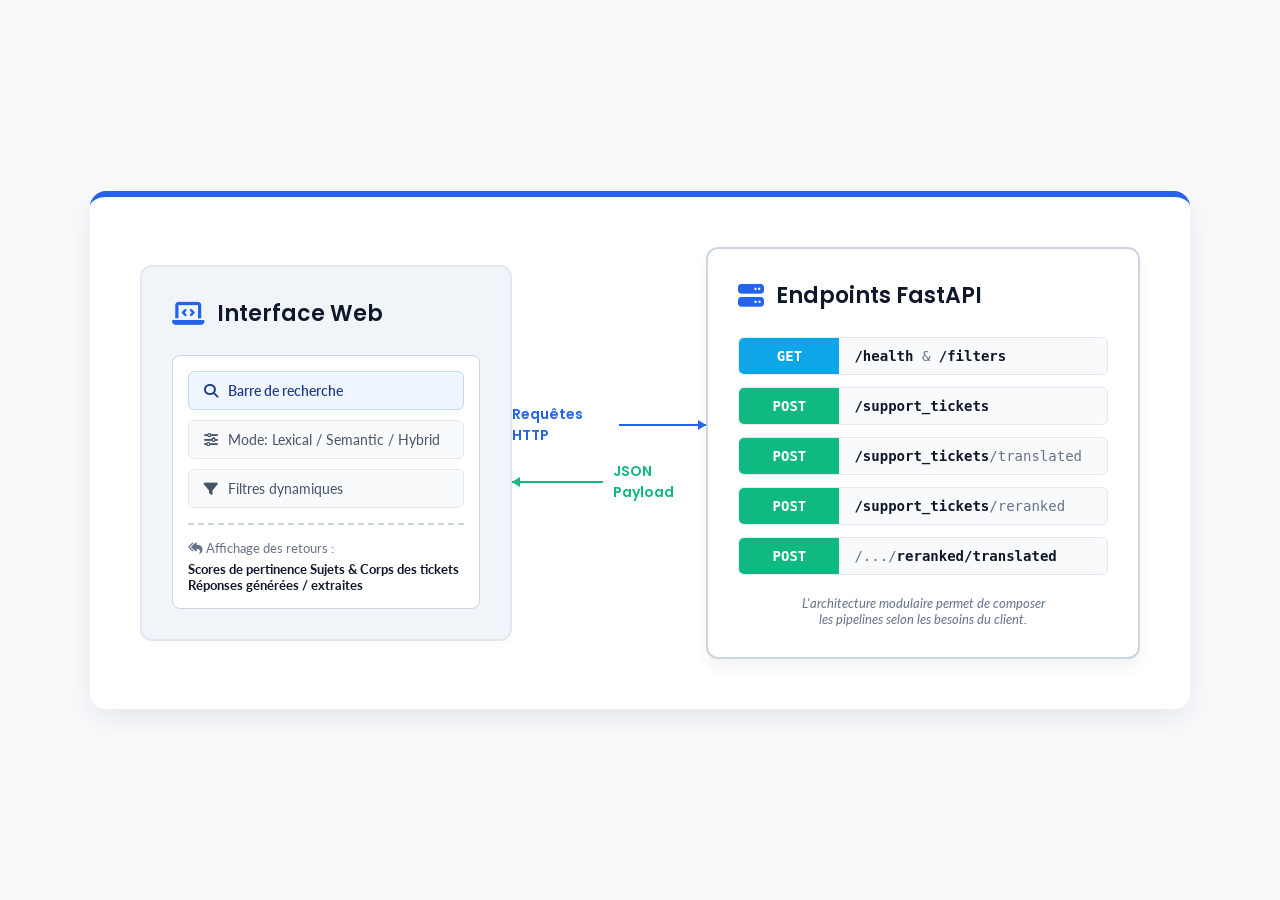
<file: jj.html>
<!DOCTYPE html>
<html lang="fr">
<head>
    <meta charset="UTF-8">
    <meta name="viewport" content="width=device-width, initial-scale=1.0">
    <title>Schéma API - RAG-time</title>
    <link rel="preconnect" href="https://fonts.googleapis.com">
    <link rel="preconnect" href="https://fonts.gstatic.com" crossorigin>
    <link href="https://fonts.googleapis.com/css2?family=Poppins:wght@500;600;700&family=Lato:wght@400;700&display=swap" rel="stylesheet">
    <link rel="stylesheet" href="https://cdnjs.cloudflare.com/ajax/libs/font-awesome/6.5.1/css/all.min.css">
    <style>
        body {
            background-color: #f8fafc;
            font-family: 'Lato', sans-serif;
            display: flex;
            justify-content: center;
            align-items: center;
            min-height: 100vh;
            margin: 0;
        }

        .schema-container {
            background: #ffffff;
            width: 1000px;
            padding: 50px;
            border-radius: 16px;
            box-shadow: 0 10px 30px rgba(15, 23, 42, 0.08);
            display: flex;
            align-items: center;
            justify-content: space-between;
            border-top: 6px solid #2563eb;
        }

        /* Colonne Interface Web */
        .frontend-box {
            background: #f1f5f9;
            border: 2px solid #e2e8f0;
            border-radius: 12px;
            padding: 30px;
            width: 350px;
            box-shadow: 0 4px 6px rgba(0,0,0,0.02);
        }

        .box-title {
            font-family: 'Poppins', sans-serif;
            font-size: 22px;
            font-weight: 600;
            color: #0f172a;
            margin-bottom: 25px;
            display: flex;
            align-items: center;
            gap: 12px;
        }

        .box-title i {
            color: #2563eb;
            font-size: 26px;
        }

        .ui-mockup {
            background: #ffffff;
            border: 1px solid #cbd5e1;
            border-radius: 8px;
            padding: 15px;
        }

        .ui-element {
            background: #f8fafc;
            border: 1px solid #e2e8f0;
            padding: 10px 15px;
            border-radius: 6px;
            margin-bottom: 10px;
            font-size: 14px;
            color: #475569;
            display: flex;
            align-items: center;
            gap: 10px;
        }

        .ui-element.search { background: #eff6ff; border-color: #bfdbfe; color: #1e3a8a; font-weight: 600; }

        .ui-results {
            margin-top: 15px;
            border-top: 2px dashed #cbd5e1;
            padding-top: 15px;
            font-size: 13px;
            color: #64748b;
        }

        .ui-results span { display: block; margin-bottom: 5px; }
        .ui-results strong { color: #0f172a; }

        /* Flèches de communication */
        .communication {
            display: flex;
            flex-direction: column;
            align-items: center;
            gap: 15px;
            color: #94a3b8;
            font-family: 'Poppins', sans-serif;
            font-size: 14px;
            font-weight: 600;
        }

        .comm-arrow {
            display: flex;
            align-items: center;
            gap: 10px;
        }

        .comm-arrow.request { color: #2563eb; }
        .comm-arrow.response { color: #10b981; }
        
        .arrow-line {
            width: 100px;
            height: 2px;
            background-color: currentColor;
            position: relative;
        }

        .request .arrow-line::after {
            content: ''; position: absolute; right: 0; top: -4px;
            border-top: 5px solid transparent; border-bottom: 5px solid transparent; border-left: 8px solid currentColor;
        }

        .response .arrow-line::before {
            content: ''; position: absolute; left: 0; top: -4px;
            border-top: 5px solid transparent; border-bottom: 5px solid transparent; border-right: 8px solid currentColor;
        }

        /* Colonne API FastAPI */
        .backend-box {
            background: #ffffff;
            border: 2px solid #cbd5e1;
            border-radius: 12px;
            padding: 30px;
            width: 420px;
            box-shadow: 0 10px 15px rgba(0,0,0,0.05);
        }

        .endpoint {
            display: flex;
            align-items: center;
            margin-bottom: 12px;
            background: #f8fafc;
            border: 1px solid #e2e8f0;
            border-radius: 6px;
            overflow: hidden;
            font-family: monospace;
            font-size: 14px;
        }

        .method {
            padding: 10px 15px;
            font-weight: 700;
            color: white;
            width: 70px;
            text-align: center;
        }

        .method.get { background-color: #0ea5e9; } /* Light Blue for GET */
        .method.post { background-color: #10b981; } /* Emerald Green for POST */

        .path {
            padding: 10px 15px;
            color: #0f172a;
            font-weight: 600;
        }

        .path span { color: #64748b; font-weight: 400; }

        .api-note {
            margin-top: 20px;
            font-size: 13px;
            color: #64748b;
            text-align: center;
            font-style: italic;
        }
    </style>
</head>
<body>

<div class="schema-container">
    
    <div class="frontend-box">
        <div class="box-title">
            <i class="fa-solid fa-laptop-code"></i> Interface Web
        </div>
        
        <div class="ui-mockup">
            <div class="ui-element search">
                <i class="fa-solid fa-magnifying-glass"></i> Barre de recherche
            </div>
            <div class="ui-element">
                <i class="fa-solid fa-sliders"></i> Mode: Lexical / Semantic / Hybrid
            </div>
            <div class="ui-element">
                <i class="fa-solid fa-filter"></i> Filtres dynamiques
            </div>
            
            <div class="ui-results">
                <span><i class="fa-solid fa-reply-all"></i> Affichage des retours :</span>
                <strong>Scores de pertinence</strong>
                <strong>Sujets & Corps des tickets</strong>
                <strong>Réponses générées / extraites</strong>
            </div>
        </div>
    </div>

    <div class="communication">
        <div class="comm-arrow request">
            <span>Requêtes HTTP</span>
            <div class="arrow-line"></div>
        </div>
        <div class="comm-arrow response">
            <div class="arrow-line"></div>
            <span>JSON Payload</span>
        </div>
    </div>

    <div class="backend-box">
        <div class="box-title">
            <i class="fa-solid fa-server"></i> Endpoints FastAPI
        </div>
        
        <div class="endpoint">
            <div class="method get">GET</div>
            <div class="path">/health <span>&</span> /filters</div>
        </div>

        <div class="endpoint">
            <div class="method post">POST</div>
            <div class="path">/support_tickets</div>
        </div>

        <div class="endpoint">
            <div class="method post">POST</div>
            <div class="path">/support_tickets<span>/translated</span></div>
        </div>

        <div class="endpoint">
            <div class="method post">POST</div>
            <div class="path">/support_tickets<span>/reranked</span></div>
        </div>

        <div class="endpoint">
            <div class="method post">POST</div>
            <div class="path"><span>/.../</span>reranked/translated</div>
        </div>

        <div class="api-note">
            L'architecture modulaire permet de composer<br>les pipelines selon les besoins du client.
        </div>
    </div>

</div>

</body>
</html>
</file>
